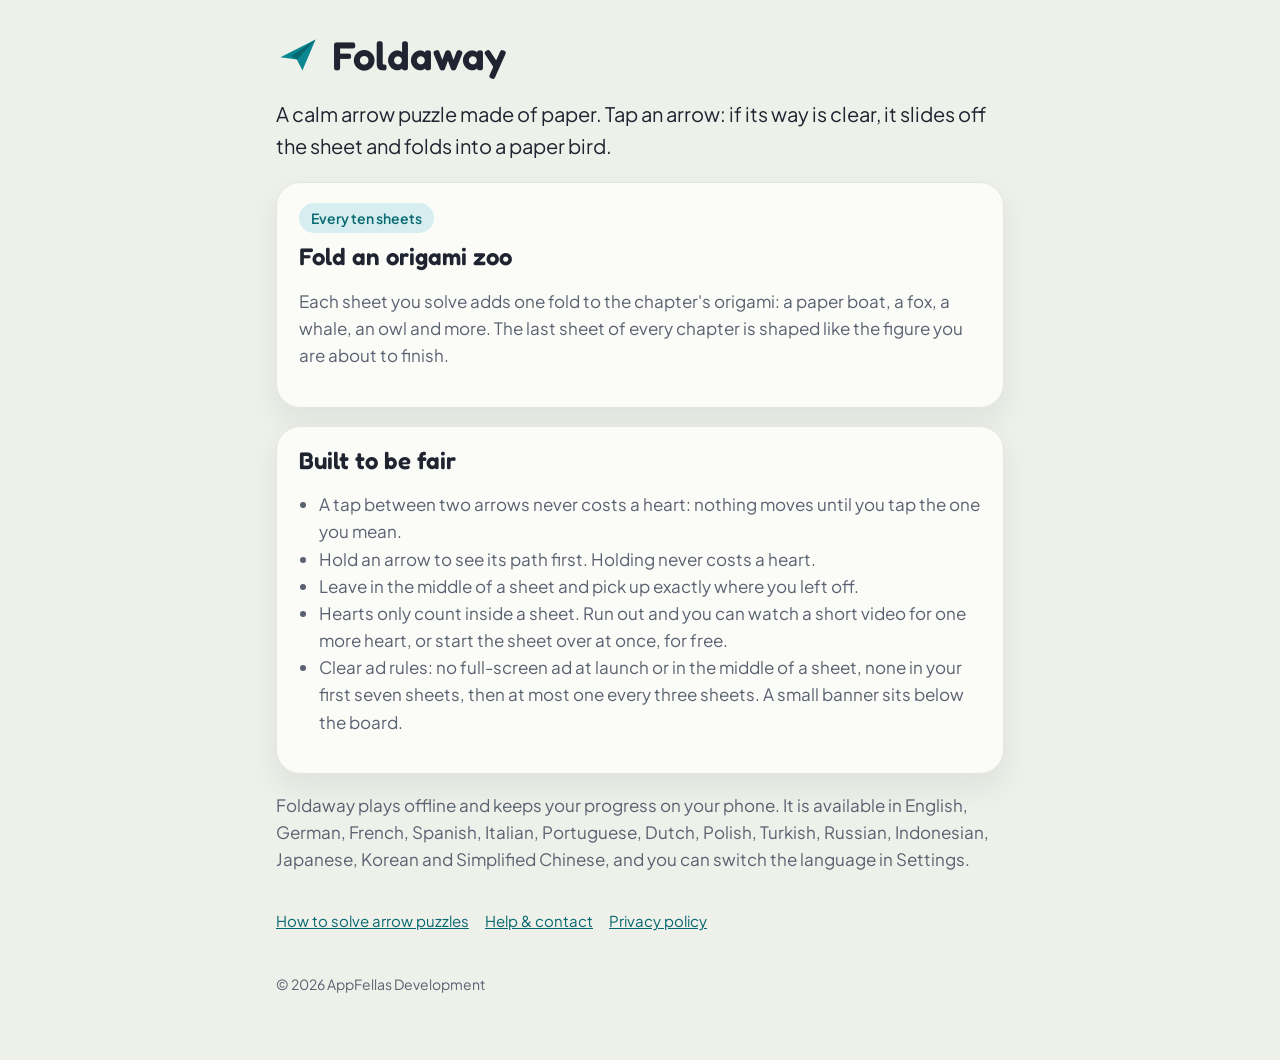
<file: index.html>
<!doctype html>
<html lang="en">
<head>
<meta charset="utf-8">
<meta name="viewport" content="width=device-width,initial-scale=1">
<title>Foldaway</title>
<meta name="description" content="Foldaway: a calm arrow puzzle made of paper. Free the arrows, fold an origami zoo.">
<link rel="preconnect" href="https://fonts.googleapis.com">
<link rel="stylesheet" href="https://fonts.googleapis.com/css2?family=Fredoka:wght@600&family=Plus+Jakarta+Sans:wght@400;600&display=swap">
<link rel="stylesheet" href="style.css">
</head>
<body>
<main>
  <header class="brand">
    <svg width="44" height="44" viewBox="0 0 40 40" aria-hidden="true"><path d="M4 22 L36 6 L24 34 L19 24 Z" fill="#0B8791"/><path d="M19 24 L36 6 L14 21 Z" fill="#086870"/></svg>
    <h1>Foldaway</h1>
  </header>
  <p class="lede">A calm arrow puzzle made of paper. Tap an arrow: if its way is clear, it slides off the sheet and folds into a paper bird.</p>

  <div class="sheet">
    <span class="tag">Every ten sheets</span>
    <h2 style="margin-top:10px">Fold an origami zoo</h2>
    <p>Each sheet you solve adds one fold to the chapter's origami: a paper boat, a fox, a whale, an owl and more. The last sheet of every chapter is shaped like the figure you are about to finish.</p>
  </div>

  <div class="sheet">
    <h2 style="margin-top:0">Built to be fair</h2>
    <ul>
      <li>A tap between two arrows never costs a heart: nothing moves until you tap the one you mean.</li>
      <li>Hold an arrow to see its path first. Holding never costs a heart.</li>
      <li>Leave in the middle of a sheet and pick up exactly where you left off.</li>
      <li>Hearts only count inside a sheet. Run out and you can watch a short video for one more heart, or start the sheet over at once, for free.</li>
      <li>Clear ad rules: no full-screen ad at launch or in the middle of a sheet, none in your first seven sheets, then at most one every three sheets. A small banner sits below the board.</li>
    </ul>
  </div>

  <p>Foldaway plays offline and keeps your progress on your phone. It is available in English, German, French, Spanish, Italian, Portuguese, Dutch, Polish, Turkish, Russian, Indonesian, Japanese, Korean and Simplified Chinese, and you can switch the language in Settings.</p>

  <nav class="pages">
    <a href="how-to-solve-arrow-puzzles.html">How to solve arrow puzzles</a>
    <a href="support.html">Help &amp; contact</a>
    <a href="privacy.html">Privacy policy</a>
  </nav>
  <footer>© 2026 AppFellas Development</footer>
</main>
</body>
</html>
</file>
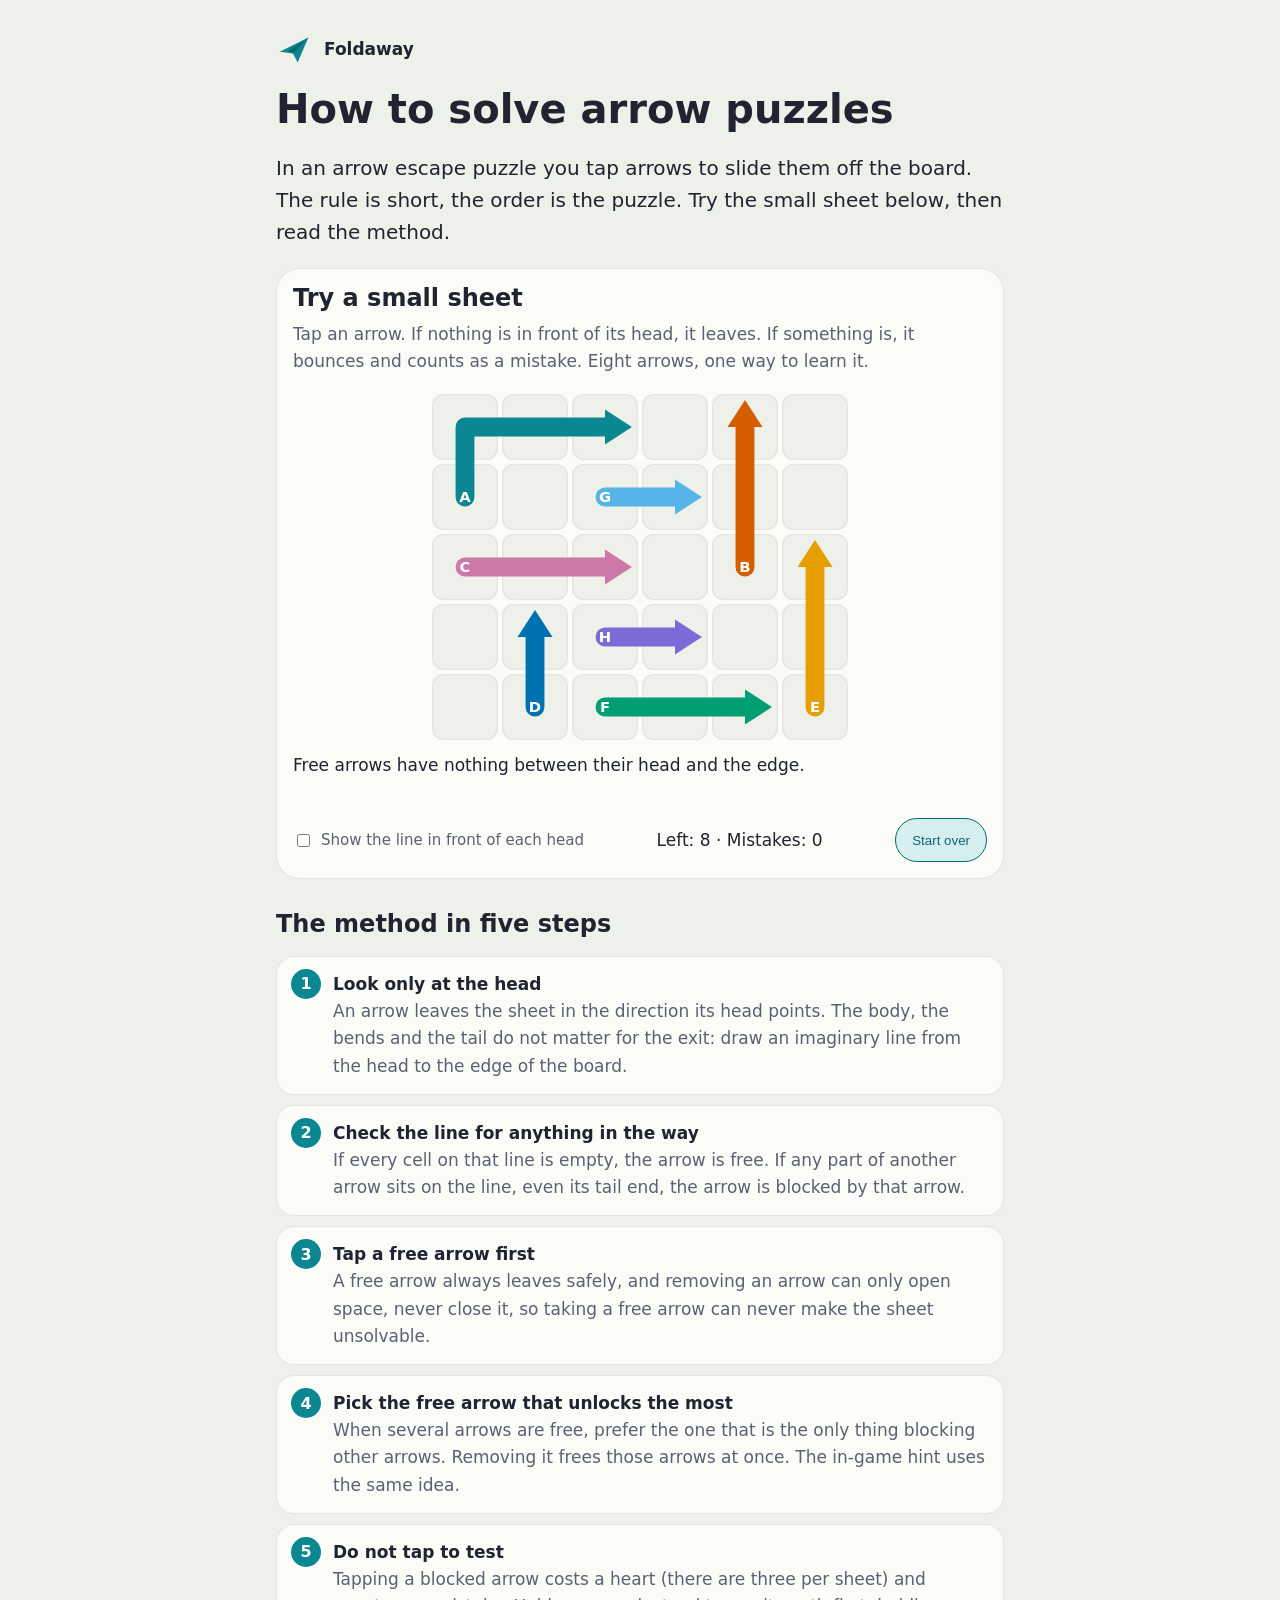
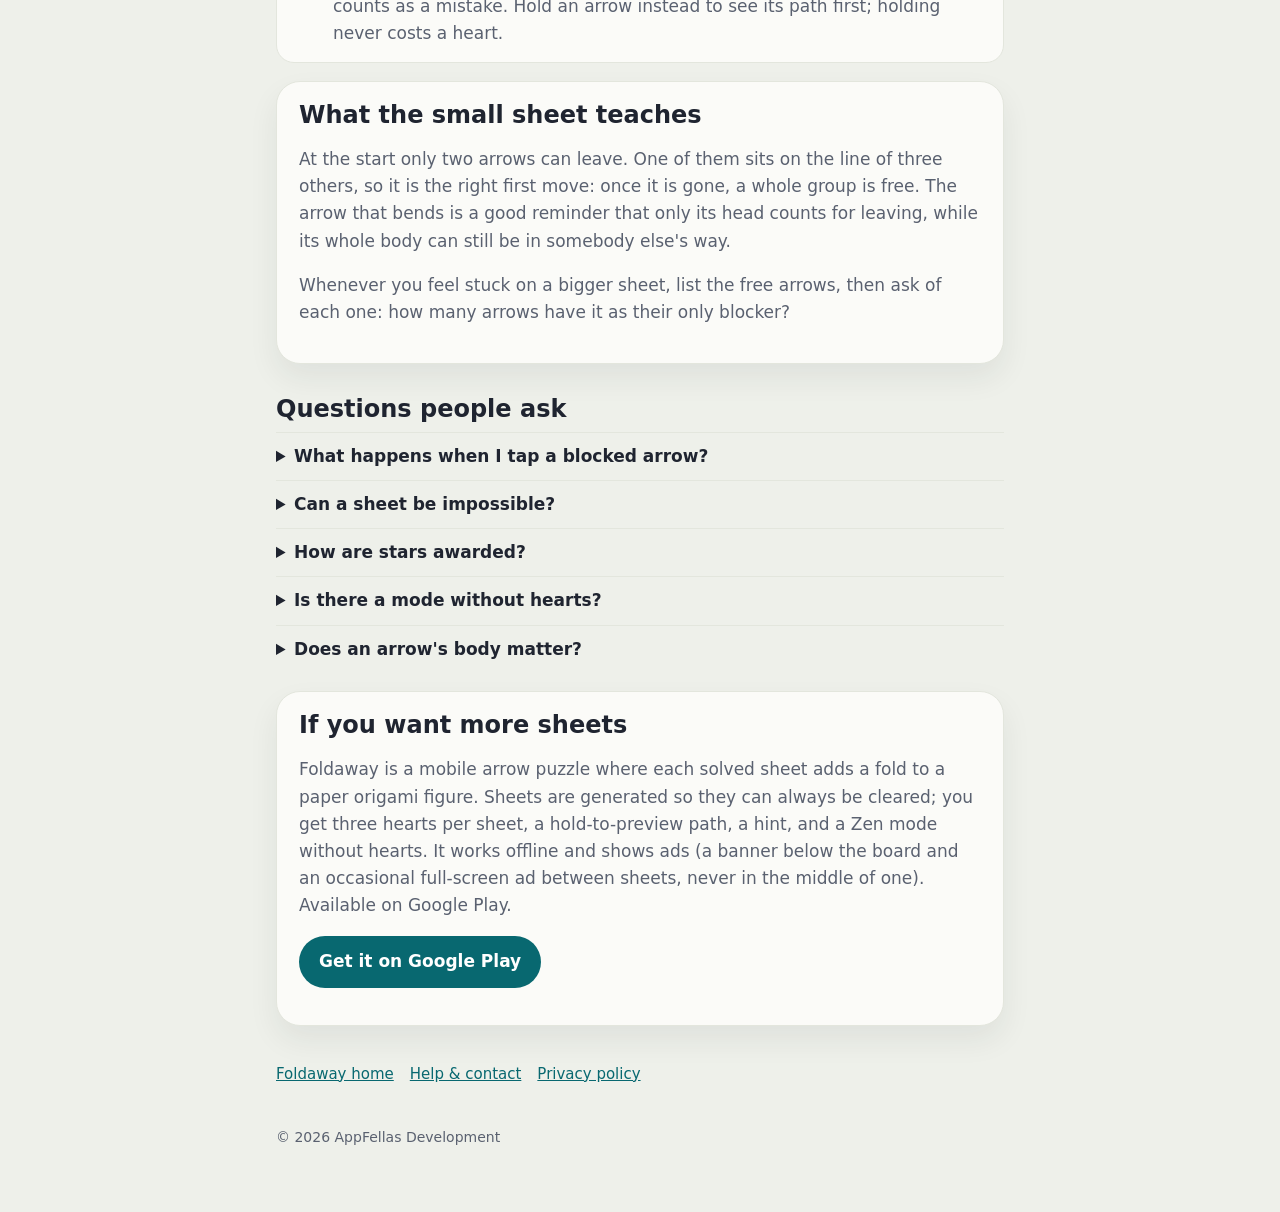
<file: how-to-solve-arrow-puzzles.html>
<!doctype html>
<html lang="en">
<head>
<meta charset="utf-8">
<meta name="viewport" content="width=device-width,initial-scale=1">
<title>How to solve arrow puzzles: a step-by-step method</title>
<meta name="description" content="How arrow escape puzzles work and how to solve them: check the line in front of each arrow head, start with free arrows and unlock the most. Includes a small puzzle you can play right on the page.">
<link rel="canonical" href="https://ibrahimbilgic.github.io/foldaway/how-to-solve-arrow-puzzles.html">
<link rel="stylesheet" href="style.css">
<style>
.demo{background:var(--sheet);border:1px solid var(--edge);border-radius:24px;padding:16px;margin:18px 0}
.demo svg{display:block;width:100%;max-width:420px;margin:0 auto;touch-action:manipulation}
.demo .cellbg{fill:var(--ground);stroke:var(--edge)}
.demo g.ar{cursor:pointer;transition:transform .45s ease-in,opacity .45s}
.demo g.ar:focus-visible{outline:3px solid var(--accent);outline-offset:2px}
.demo g.ar.gone{opacity:0;pointer-events:none}
.demo g.ar.shake{animation:sh .35s}
@keyframes sh{0%,100%{transform:translate(0,0)}25%{transform:translate(-4px,0)}75%{transform:translate(4px,0)}}
@media (prefers-reduced-motion:reduce){.demo g.ar,.demo g.ar.shake{transition:none;animation:none}}
.demo .ray{stroke:var(--ink);stroke-width:2;stroke-dasharray:3 5;opacity:.55;fill:none}
.bar{display:flex;flex-wrap:wrap;gap:10px 18px;align-items:center;justify-content:space-between;margin-top:12px}
.bar button{font:600 15px/1 inherit;padding:10px 16px;min-height:44px;border-radius:99px;border:1px solid var(--accent-deep);background:var(--accent-soft);color:var(--accent-deep);cursor:pointer}
.bar label{display:flex;align-items:center;gap:8px;font-size:15px;color:var(--ink2)}
#msg{min-height:3.2em;color:var(--ink);margin:10px 0 0}
ol.steps{padding-left:0;list-style:none;counter-reset:n}
ol.steps li{counter-increment:n;background:var(--sheet);border:1px solid var(--edge);border-radius:18px;padding:14px 16px 14px 56px;margin:10px 0;position:relative}
ol.steps li::before{content:counter(n);position:absolute;left:14px;top:12px;width:30px;height:30px;border-radius:50%;background:var(--accent);color:#fff;display:flex;align-items:center;justify-content:center;font:600 16px Fredoka,system-ui,sans-serif}
ol.steps li strong{display:block}
details{border-top:1px solid var(--edge);padding:10px 0}summary{cursor:pointer;font-weight:600;color:var(--ink)}
.btn{display:inline-block;background:var(--accent-deep);color:#fff;font-weight:600;text-decoration:none;padding:12px 20px;border-radius:99px;min-height:44px}
</style>
<script type="application/ld+json">{"@context":"https://schema.org","@type":"HowTo","name":"How to solve an arrow escape puzzle","description":"A method for clearing arrow escape puzzles by checking the line in front of each arrow head.","step":[{"@type":"HowToStep","position":1,"name":"Look only at the head","text":"An arrow leaves the sheet in the direction its head points. The body, the bends and the tail do not matter for the exit: draw an imaginary line from the head to the edge of the board."},{"@type":"HowToStep","position":2,"name":"Check the line for anything in the way","text":"If every cell on that line is empty, the arrow is free. If any part of another arrow sits on the line, even its tail end, the arrow is blocked by that arrow."},{"@type":"HowToStep","position":3,"name":"Tap a free arrow first","text":"A free arrow always leaves safely, and removing an arrow can only open space, never close it, so taking a free arrow can never make the sheet unsolvable."},{"@type":"HowToStep","position":4,"name":"Pick the free arrow that unlocks the most","text":"When several arrows are free, prefer the one that is the only thing blocking other arrows. Removing it frees those arrows at once. The in-game hint uses the same idea."},{"@type":"HowToStep","position":5,"name":"Do not tap to test","text":"Tapping a blocked arrow costs a heart (there are three per sheet) and counts as a mistake. Hold an arrow instead to see its path first; holding never costs a heart."}]}</script>
</head>
<body>
<main>
  <header class="brand"><a href="./"><svg width="36" height="36" viewBox="0 0 40 40" aria-hidden="true"><path d="M4 22 L36 6 L24 34 L19 24 Z" fill="#0B8791"/><path d="M19 24 L36 6 L14 21 Z" fill="#086870"/></svg><strong>Foldaway</strong></a></header>
  <h1 style="margin-top:18px">How to solve arrow puzzles</h1>
  <p class="lede">In an arrow escape puzzle you tap arrows to slide them off the board. The rule is short, the order is the puzzle. Try the small sheet below, then read the method.</p>

  <section class="demo" aria-labelledby="dh">
    <h2 id="dh" style="margin-top:0">Try a small sheet</h2>
    <p style="margin-top:0">Tap an arrow. If nothing is in front of its head, it leaves. If something is, it bounces and counts as a mistake. Eight arrows, one way to learn it.</p>
    <svg id="b" viewBox="0 0 312 260" role="group" aria-label="Arrow puzzle board, 6 by 5"></svg>
    <p id="msg" role="status" aria-live="polite">Free arrows have nothing between their head and the edge.</p>
    <div class="bar"><label><input type="checkbox" id="rays"> Show the line in front of each head</label><span id="cnt"></span><button id="reset" type="button">Start over</button></div>
  </section>

  <h2>The method in five steps</h2>
  <ol class="steps">
  <li><strong>Look only at the head</strong>An arrow leaves the sheet in the direction its head points. The body, the bends and the tail do not matter for the exit: draw an imaginary line from the head to the edge of the board.</li>
  <li><strong>Check the line for anything in the way</strong>If every cell on that line is empty, the arrow is free. If any part of another arrow sits on the line, even its tail end, the arrow is blocked by that arrow.</li>
  <li><strong>Tap a free arrow first</strong>A free arrow always leaves safely, and removing an arrow can only open space, never close it, so taking a free arrow can never make the sheet unsolvable.</li>
  <li><strong>Pick the free arrow that unlocks the most</strong>When several arrows are free, prefer the one that is the only thing blocking other arrows. Removing it frees those arrows at once. The in-game hint uses the same idea.</li>
  <li><strong>Do not tap to test</strong>Tapping a blocked arrow costs a heart (there are three per sheet) and counts as a mistake. Hold an arrow instead to see its path first; holding never costs a heart.</li>
  </ol>

  <div class="sheet">
    <h2 style="margin-top:0">What the small sheet teaches</h2>
    <p>At the start only two arrows can leave. One of them sits on the line of three others, so it is the right first move: once it is gone, a whole group is free. The arrow that bends is a good reminder that only its head counts for leaving, while its whole body can still be in somebody else's way.</p>
    <p>Whenever you feel stuck on a bigger sheet, list the free arrows, then ask of each one: how many arrows have it as their only blocker?</p>
  </div>

  <h2>Questions people ask</h2>
  <details><summary>What happens when I tap a blocked arrow?</summary><p>The arrow slides up to the first thing in its way and bounces back. It counts as a mistake and, in the normal mode, one of your three hearts is spent.</p></details>
  <details><summary>Can a sheet be impossible?</summary><p>No. Every sheet is generated by building it backwards from an empty board, so a way to clear it always exists. If nothing looks free, re-check the line from each arrow head to the edge.</p></details>
  <details><summary>How are stars awarded?</summary><p>A sheet with no mistakes earns 3 stars, one mistake 2 stars, and more than that 1 star.</p></details>
  <details><summary>Is there a mode without hearts?</summary><p>Yes. Zen mode has no hearts; it only counts your mistakes.</p></details>
  <details><summary>Does an arrow's body matter?</summary><p>Only as an obstacle for other arrows. For whether an arrow itself can leave, only the cell in front of its head and the cells beyond it matter.</p></details>

  <div class="sheet">
    <h2 style="margin-top:0">If you want more sheets</h2>
    <p>Foldaway is a mobile arrow puzzle where each solved sheet adds a fold to a paper origami figure. Sheets are generated so they can always be cleared; you get three hearts per sheet, a hold-to-preview path, a hint, and a Zen mode without hearts. It works offline and shows ads (a banner below the board and an occasional full-screen ad between sheets, never in the middle of one). Available on Google Play.</p>
    <p><a class="btn" href="https://play.google.com/store/apps/details?id=com.appfellas.foldaway&referrer=utm_source%3Dweb%26utm_medium%3Drules_page%26utm_campaign%3Dorganic">Get it on Google Play</a></p>
  </div>

  <nav class="pages"><a href="./">Foldaway home</a><a href="support.html">Help &amp; contact</a><a href="privacy.html">Privacy policy</a></nav>
  <footer>&copy; 2026 AppFellas Development</footer>
</main>
<script>
// Port of Foldaway src/engine geometry.firstBlocker / game.tap semantics (ray from head to edge, first occupied cell blocks)
var W=6,H=5;
var V={up:[0,-1],down:[0,1],left:[-1,0],right:[1,0]};
var ARROWS=[
 {id:0,name:'A',dir:'right',cells:[[0,1],[0,0],[1,0],[2,0]]},
 {id:1,name:'B',dir:'up',cells:[[4,2],[4,1],[4,0]]},
 {id:2,name:'C',dir:'right',cells:[[0,2],[1,2],[2,2]]},
 {id:3,name:'D',dir:'up',cells:[[1,4],[1,3]]},
 {id:4,name:'E',dir:'up',cells:[[5,4],[5,3],[5,2]]},
 {id:5,name:'F',dir:'right',cells:[[2,4],[3,4],[4,4]]},
 {id:6,name:'G',dir:'right',cells:[[2,1],[3,1]]},
 {id:7,name:'H',dir:'right',cells:[[2,3],[3,3]]}
];
function grid(alive){var g=[];for(var i=0;i<W*H;i++)g.push(-1);ARROWS.forEach(function(a){if(!alive[a.id])return;a.cells.forEach(function(c){g[c[1]*W+c[0]]=a.id;});});return g;}
function blocker(alive,a){
  var g=grid(alive),h=a.cells[a.cells.length-1],v=V[a.dir],x=h[0]+v[0],y=h[1]+v[1];
  while(x>=0&&y>=0&&x<W&&y<H){var id=g[y*W+x];if(id!==-1)return id;x+=v[0];y+=v[1];}
  return null;
}
function rayOf(a){var h=a.cells[a.cells.length-1],v=V[a.dir],x=h[0]+v[0],y=h[1]+v[1],o=[];while(x>=0&&y>=0&&x<W&&y<H){o.push([x,y]);x+=v[0];y+=v[1];}return o;}
if(typeof module!=='undefined')module.exports={ARROWS:ARROWS,W:W,H:H,blocker:blocker,rayOf:rayOf};

(function(){
  var S=52,PAD=0,NS='http://www.w3.org/2000/svg';
  var COL=['#0B8791','#D55E00','#CC79A7','#0072B2','#E69F00','#009E73','#56B4E9','#7A6BD6'];
  var svg=document.getElementById('b'),msg=document.getElementById('msg'),cnt=document.getElementById('cnt');
  var alive,mistakes,done;
  function el(n,a,p){var e=document.createElementNS(NS,n);for(var k in a)e.setAttribute(k,a[k]);if(p)p.appendChild(e);return e;}
  function c(v){return v*S+S/2;}
  function build(){
    svg.innerHTML='';alive=ARROWS.map(function(){return true;});mistakes=0;done=false;
    for(var y=0;y<H;y++)for(var x=0;x<W;x++)el('rect',{x:x*S+2,y:y*S+2,width:S-4,height:S-4,rx:8,'class':'cellbg'},svg);
    var rays=el('g',{id:'raysg',style:'display:none'},svg);
    ARROWS.forEach(function(a){var r=rayOf(a);if(!r.length)return;var h=a.cells[a.cells.length-1];var l=r[r.length-1];el('line',{x1:c(h[0]),y1:c(h[1]),x2:c(l[0]),y2:c(l[1]),'class':'ray'},rays);});
    ARROWS.forEach(function(a){
      var g=el('g',{'class':'ar',id:'a'+a.id,tabindex:0,role:'button','aria-label':'Arrow '+a.name+', pointing '+a.dir},svg);
      var pts=a.cells.map(function(p){return c(p[0])+','+c(p[1]);}).join(' ');
      el('polyline',{points:pts,fill:'none',stroke:COL[a.id],'stroke-width':14,'stroke-linecap':'round','stroke-linejoin':'round'},g);
      var h=a.cells[a.cells.length-1],v=V[a.dir],hx=c(h[0]),hy=c(h[1]),px=-v[1],py=v[0];
      var tip=[hx+v[0]*20,hy+v[1]*20],b1=[hx+px*13,hy+py*13],b2=[hx-px*13,hy-py*13];
      el('polygon',{points:tip.join(',')+' '+b1.join(',')+' '+b2.join(','),fill:COL[a.id]},g);
      el('text',{x:c(a.cells[0][0]),y:c(a.cells[0][1])+4,'text-anchor':'middle','font-size':11,'font-weight':700,fill:'#fff','pointer-events':'none'},g).textContent=a.name;
      g.addEventListener('click',function(){tap(a);});
      g.addEventListener('keydown',function(e){if(e.key==='Enter'||e.key===' '){e.preventDefault();tap(a);}});
    });
    update();
  }
  function left(){return alive.filter(Boolean).length;}
  function update(){cnt.textContent='Left: '+left()+' · Mistakes: '+mistakes;}
  function tap(a){
    if(done||!alive[a.id])return;
    var g=document.getElementById('a'+a.id),b=blocker(alive,a);
    if(b===null){
      alive[a.id]=false;var v=V[a.dir];g.style.transform='translate('+v[0]*400+'px,'+v[1]*400+'px)';g.classList.add('gone');
      var n=left();
      if(n===0){done=true;var stars=mistakes===0?3:mistakes===1?2:1;msg.textContent='Sheet cleared with '+mistakes+' mistake'+(mistakes===1?'':'s')+': '+stars+' star'+(stars===1?'':'s')+'. Press "Start over" to try for a cleaner run.';}
      else msg.textContent='Arrow '+a.name+' slid off. '+n+' left.';
    }else{
      mistakes++;g.classList.remove('shake');void g.getBoundingClientRect();g.classList.add('shake');
      msg.textContent='Arrow '+a.name+' is blocked by arrow '+ARROWS[b].name+'. In the app that would cost a heart.';
    }
    update();
  }
  document.getElementById('reset').addEventListener('click',function(){msg.textContent='Free arrows have nothing between their head and the edge.';build();document.getElementById('rays').dispatchEvent(new Event('change'));});
  document.getElementById('rays').addEventListener('change',function(e){document.getElementById('raysg').style.display=document.getElementById('rays').checked?'':'none';});
  build();
})();
</script>
</body>
</html>
</file>
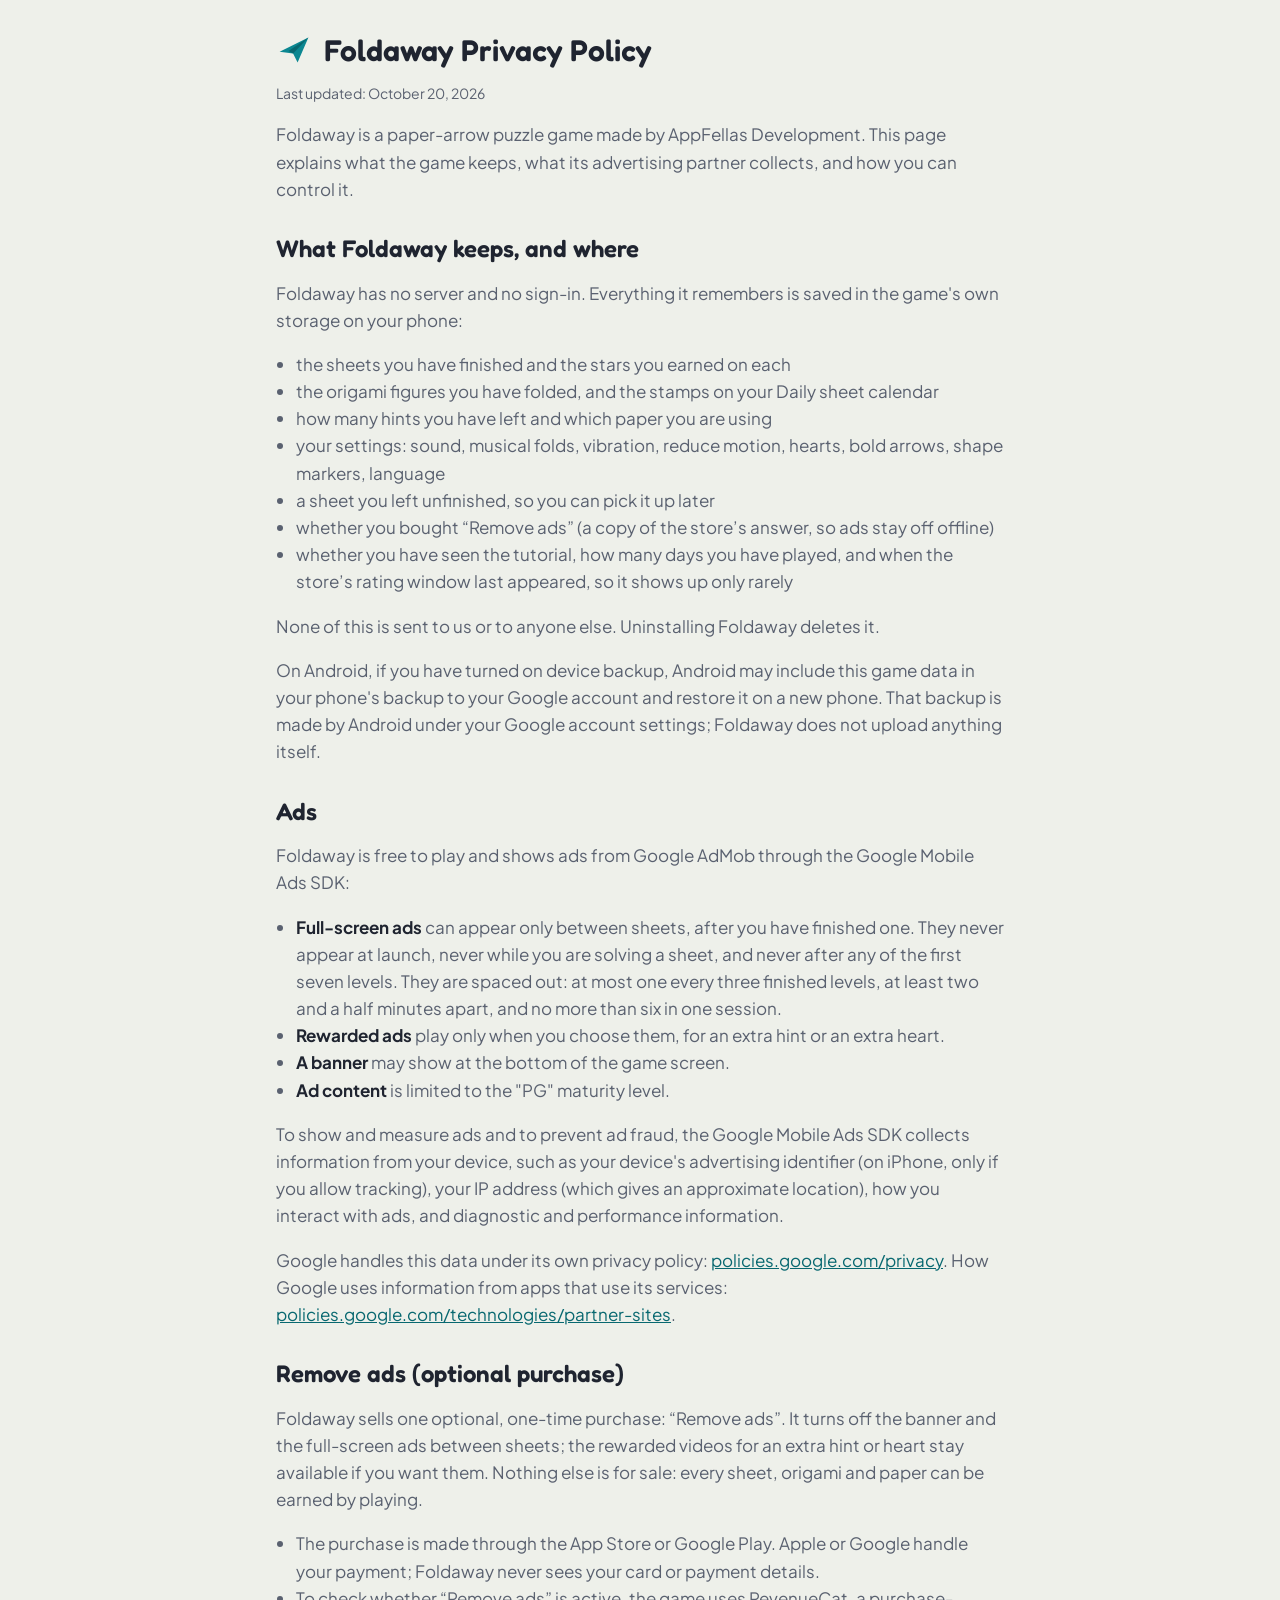
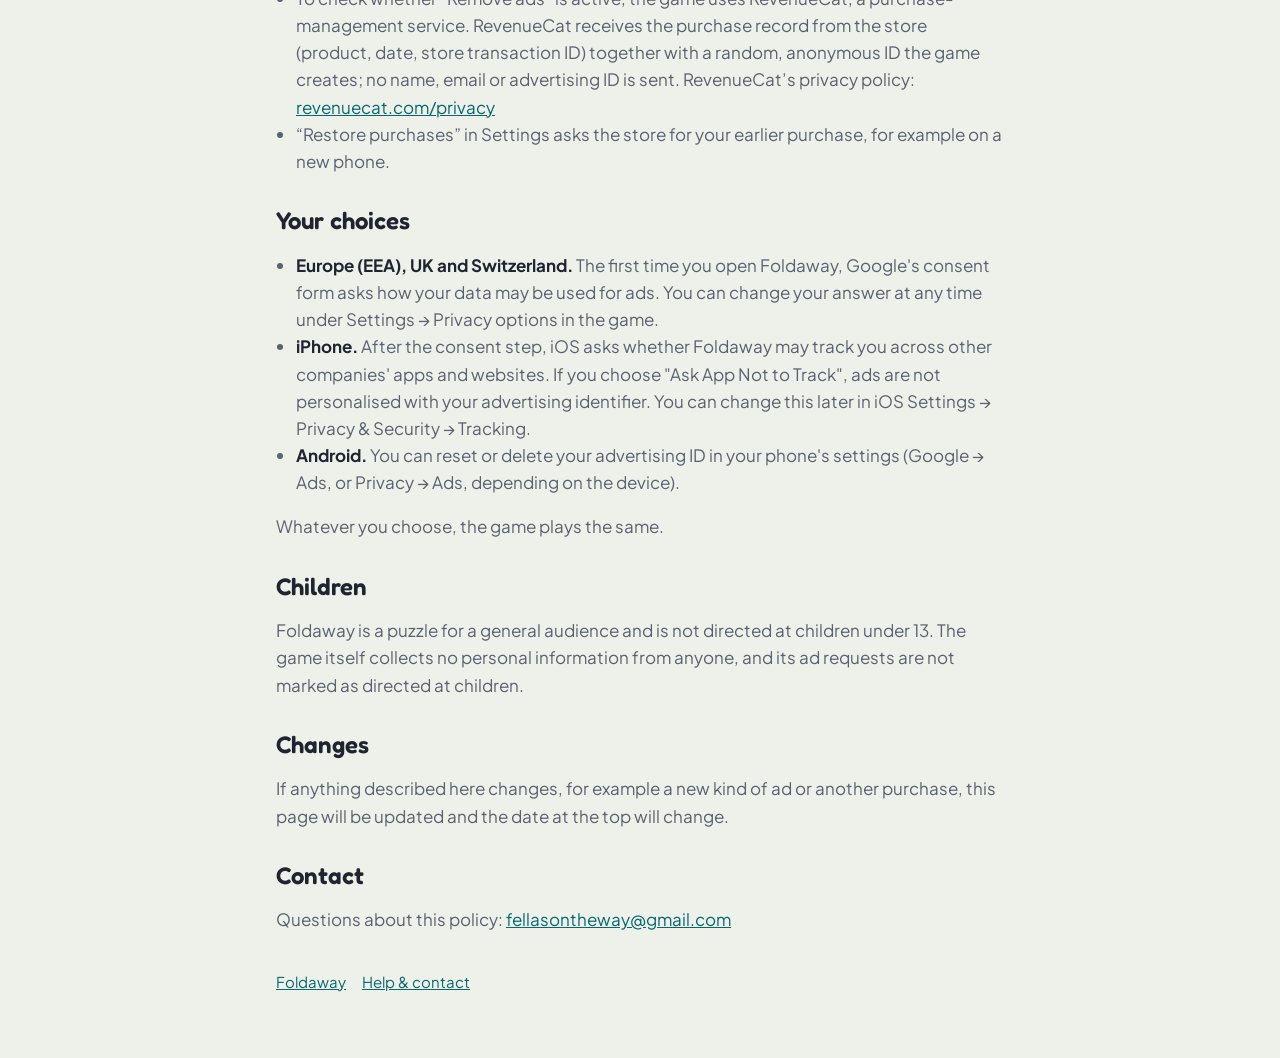
<file: privacy.html>
<!doctype html>
<html lang="en">
<head>
<meta charset="utf-8">
<meta name="viewport" content="width=device-width,initial-scale=1">
<title>Foldaway Privacy Policy</title>
<link rel="preconnect" href="https://fonts.googleapis.com">
<link rel="stylesheet" href="https://fonts.googleapis.com/css2?family=Fredoka:wght@600&family=Plus+Jakarta+Sans:wght@400;600&display=swap">
<link rel="stylesheet" href="style.css">
</head>
<body>
<!-- Source: docs/yasal/privacy-policy.md in the app repository. -->
<main>
  <header class="brand"><a href="index.html">
    <svg width="36" height="36" viewBox="0 0 40 40" aria-hidden="true"><path d="M4 22 L36 6 L24 34 L19 24 Z" fill="#0B8791"/><path d="M19 24 L36 6 L14 21 Z" fill="#086870"/></svg>
    <h1 style="font-size:30px">Foldaway Privacy Policy</h1>
  </a></header>
  <p class="updated">Last updated: October 20, 2026</p>
  <p>Foldaway is a paper-arrow puzzle game made by AppFellas Development. This page explains what the game keeps, what its advertising partner collects, and how you can control it.</p>

  <h2>What Foldaway keeps, and where</h2>
  <p>Foldaway has no server and no sign-in. Everything it remembers is saved in the game's own storage on your phone:</p>
  <ul>
    <li>the sheets you have finished and the stars you earned on each</li>
    <li>the origami figures you have folded, and the stamps on your Daily sheet calendar</li>
    <li>how many hints you have left and which paper you are using</li>
    <li>your settings: sound, musical folds, vibration, reduce motion, hearts, bold arrows, shape markers, language</li>
    <li>a sheet you left unfinished, so you can pick it up later</li>
    <li>whether you bought &#8220;Remove ads&#8221; (a copy of the store&#8217;s answer, so ads stay off offline)</li>
    <li>whether you have seen the tutorial, how many days you have played, and when the store&#8217;s rating window last appeared, so it shows up only rarely</li>
  </ul>
  <p>None of this is sent to us or to anyone else. Uninstalling Foldaway deletes it.</p>
  <p>On Android, if you have turned on device backup, Android may include this game data in your phone's backup to your Google account and restore it on a new phone. That backup is made by Android under your Google account settings; Foldaway does not upload anything itself.</p>

  <h2>Ads</h2>
  <p>Foldaway is free to play and shows ads from Google AdMob through the Google Mobile Ads SDK:</p>
  <ul>
    <li><strong>Full-screen ads</strong> can appear only between sheets, after you have finished one. They never appear at launch, never while you are solving a sheet, and never after any of the first seven levels. They are spaced out: at most one every three finished levels, at least two and a half minutes apart, and no more than six in one session.</li>
    <li><strong>Rewarded ads</strong> play only when you choose them, for an extra hint or an extra heart.</li>
    <li><strong>A banner</strong> may show at the bottom of the game screen.</li>
    <li><strong>Ad content</strong> is limited to the "PG" maturity level.</li>
  </ul>
  <p>To show and measure ads and to prevent ad fraud, the Google Mobile Ads SDK collects information from your device, such as your device's advertising identifier (on iPhone, only if you allow tracking), your IP address (which gives an approximate location), how you interact with ads, and diagnostic and performance information.</p>
  <p>Google handles this data under its own privacy policy: <a href="https://policies.google.com/privacy">policies.google.com/privacy</a>. How Google uses information from apps that use its services: <a href="https://policies.google.com/technologies/partner-sites">policies.google.com/technologies/partner-sites</a>.</p>

  <h2>Remove ads (optional purchase)</h2>
  <p>Foldaway sells one optional, one-time purchase: &#8220;Remove ads&#8221;. It turns off the banner and the full-screen ads between sheets; the rewarded videos for an extra hint or heart stay available if you want them. Nothing else is for sale: every sheet, origami and paper can be earned by playing.</p>
  <ul>
    <li>The purchase is made through the App Store or Google Play. Apple or Google handle your payment; Foldaway never sees your card or payment details.</li>
    <li>To check whether &#8220;Remove ads&#8221; is active, the game uses RevenueCat, a purchase-management service. RevenueCat receives the purchase record from the store (product, date, store transaction ID) together with a random, anonymous ID the game creates; no name, email or advertising ID is sent. RevenueCat&#8217;s privacy policy: <a href="https://www.revenuecat.com/privacy">revenuecat.com/privacy</a></li>
    <li>&#8220;Restore purchases&#8221; in Settings asks the store for your earlier purchase, for example on a new phone.</li>
  </ul>

  <h2>Your choices</h2>
  <ul>
    <li><strong>Europe (EEA), UK and Switzerland.</strong> The first time you open Foldaway, Google's consent form asks how your data may be used for ads. You can change your answer at any time under Settings → Privacy options in the game.</li>
    <li><strong>iPhone.</strong> After the consent step, iOS asks whether Foldaway may track you across other companies' apps and websites. If you choose "Ask App Not to Track", ads are not personalised with your advertising identifier. You can change this later in iOS Settings → Privacy &amp; Security → Tracking.</li>
    <li><strong>Android.</strong> You can reset or delete your advertising ID in your phone's settings (Google → Ads, or Privacy → Ads, depending on the device).</li>
  </ul>
  <p>Whatever you choose, the game plays the same.</p>

  <h2>Children</h2>
  <p>Foldaway is a puzzle for a general audience and is not directed at children under 13. The game itself collects no personal information from anyone, and its ad requests are not marked as directed at children.</p>

  <h2>Changes</h2>
  <p>If anything described here changes, for example a new kind of ad or another purchase, this page will be updated and the date at the top will change.</p>

  <h2>Contact</h2>
  <p>Questions about this policy: <a href="mailto:fellasontheway@gmail.com">fellasontheway@gmail.com</a></p>

  <nav class="pages"><a href="index.html">Foldaway</a><a href="support.html">Help &amp; contact</a></nav>
</main>
</body>
</html>
</file>
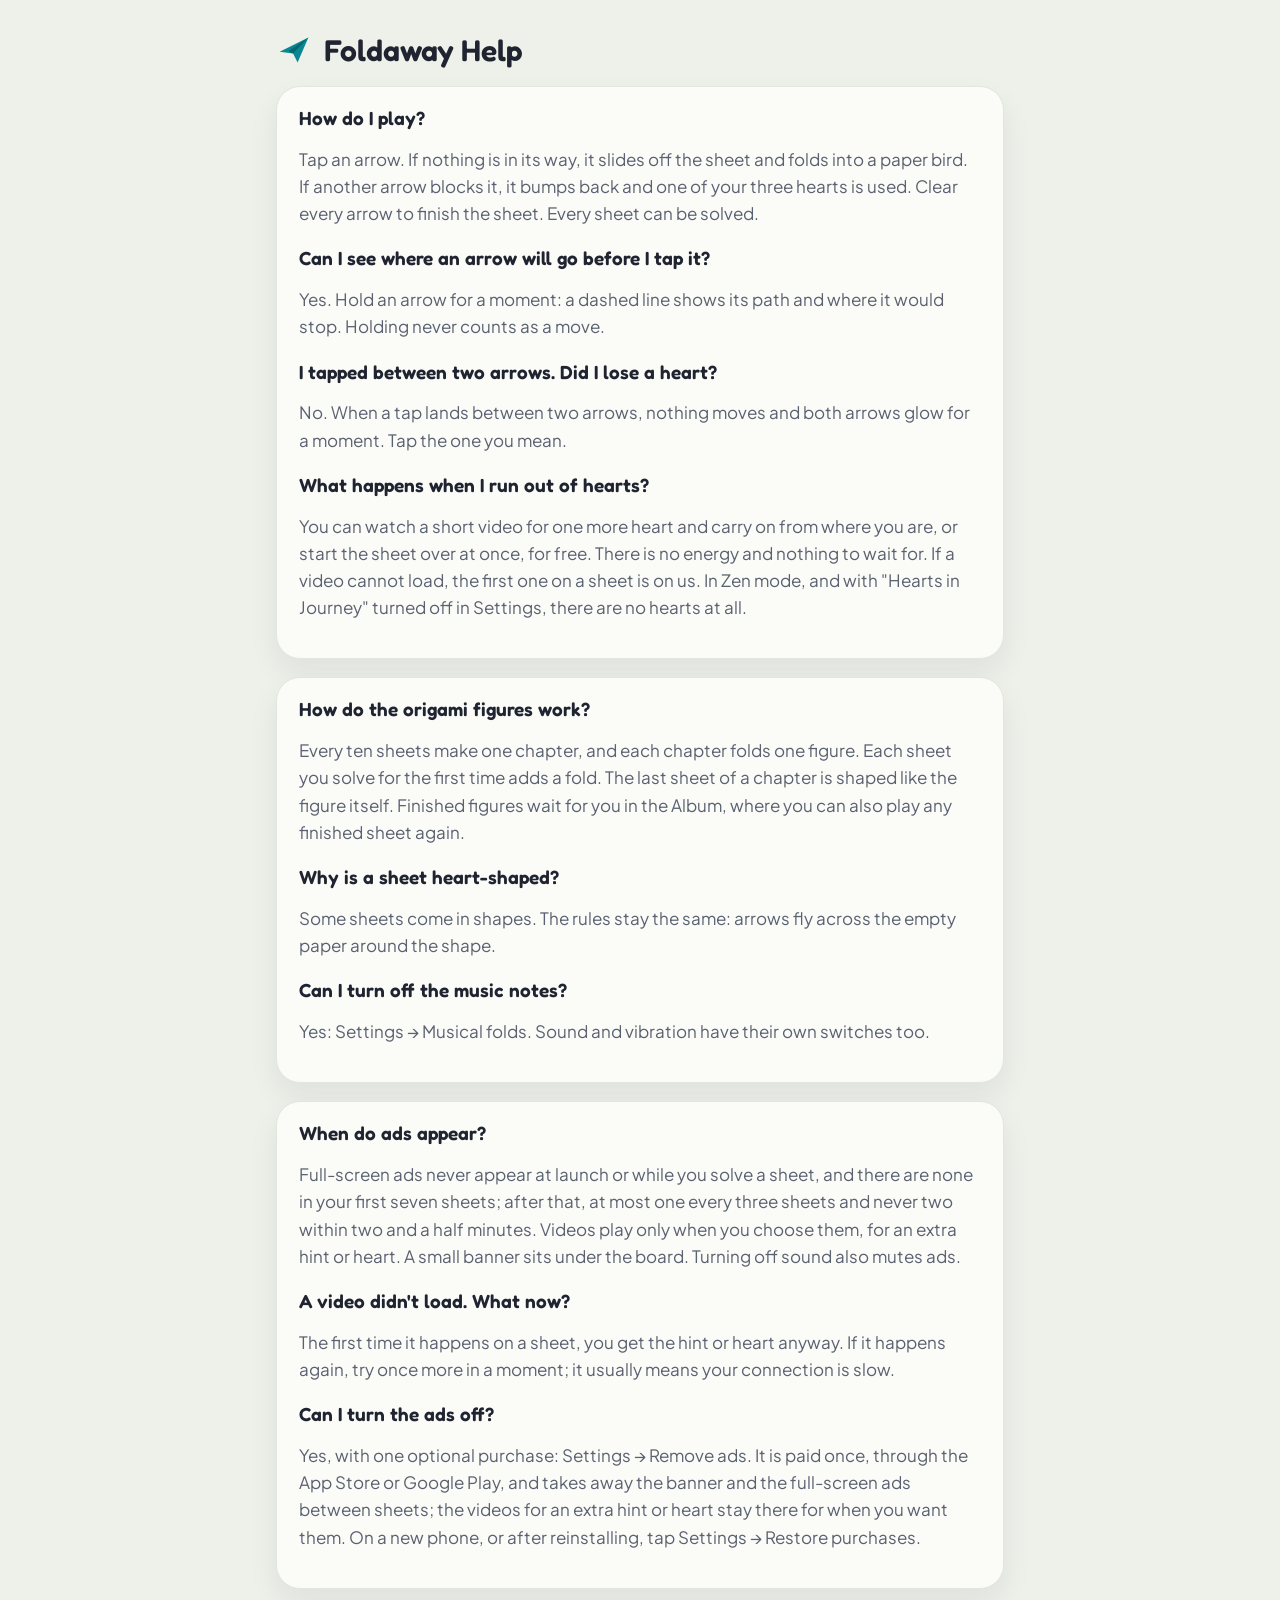
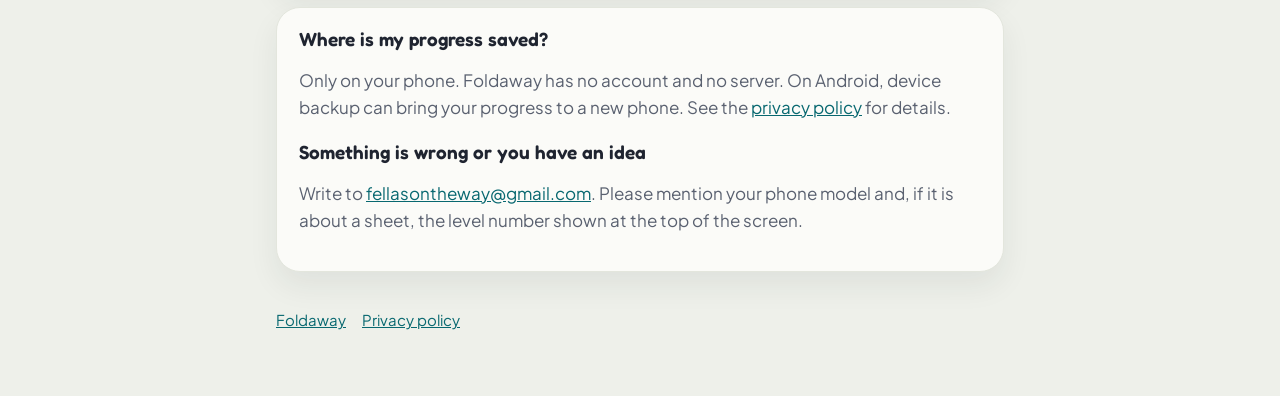
<file: support.html>
<!doctype html>
<html lang="en">
<head>
<meta charset="utf-8">
<meta name="viewport" content="width=device-width,initial-scale=1">
<title>Foldaway Help</title>
<link rel="preconnect" href="https://fonts.googleapis.com">
<link rel="stylesheet" href="https://fonts.googleapis.com/css2?family=Fredoka:wght@600&family=Plus+Jakarta+Sans:wght@400;600&display=swap">
<link rel="stylesheet" href="style.css">
</head>
<body>
<!-- Every answer matches the game's code (docs/MAGAZA.md in the app repository). -->
<main>
  <header class="brand"><a href="index.html">
    <svg width="36" height="36" viewBox="0 0 40 40" aria-hidden="true"><path d="M4 22 L36 6 L24 34 L19 24 Z" fill="#0B8791"/><path d="M19 24 L36 6 L14 21 Z" fill="#086870"/></svg>
    <h1 style="font-size:30px">Foldaway Help</h1>
  </a></header>

  <div class="sheet">
    <h3 style="margin-top:0">How do I play?</h3>
    <p>Tap an arrow. If nothing is in its way, it slides off the sheet and folds into a paper bird. If another arrow blocks it, it bumps back and one of your three hearts is used. Clear every arrow to finish the sheet. Every sheet can be solved.</p>
    <h3>Can I see where an arrow will go before I tap it?</h3>
    <p>Yes. Hold an arrow for a moment: a dashed line shows its path and where it would stop. Holding never counts as a move.</p>
    <h3>I tapped between two arrows. Did I lose a heart?</h3>
    <p>No. When a tap lands between two arrows, nothing moves and both arrows glow for a moment. Tap the one you mean.</p>
    <h3>What happens when I run out of hearts?</h3>
    <p>You can watch a short video for one more heart and carry on from where you are, or start the sheet over at once, for free. There is no energy and nothing to wait for. If a video cannot load, the first one on a sheet is on us. In Zen mode, and with "Hearts in Journey" turned off in Settings, there are no hearts at all.</p>
  </div>

  <div class="sheet">
    <h3 style="margin-top:0">How do the origami figures work?</h3>
    <p>Every ten sheets make one chapter, and each chapter folds one figure. Each sheet you solve for the first time adds a fold. The last sheet of a chapter is shaped like the figure itself. Finished figures wait for you in the Album, where you can also play any finished sheet again.</p>
    <h3>Why is a sheet heart-shaped?</h3>
    <p>Some sheets come in shapes. The rules stay the same: arrows fly across the empty paper around the shape.</p>
    <h3>Can I turn off the music notes?</h3>
    <p>Yes: Settings → Musical folds. Sound and vibration have their own switches too.</p>
  </div>

  <div class="sheet">
    <h3 style="margin-top:0">When do ads appear?</h3>
    <p>Full-screen ads never appear at launch or while you solve a sheet, and there are none in your first seven sheets; after that, at most one every three sheets and never two within two and a half minutes. Videos play only when you choose them, for an extra hint or heart. A small banner sits under the board. Turning off sound also mutes ads.</p>
    <h3>A video didn't load. What now?</h3>
    <p>The first time it happens on a sheet, you get the hint or heart anyway. If it happens again, try once more in a moment; it usually means your connection is slow.</p>
    <h3>Can I turn the ads off?</h3>
    <p>Yes, with one optional purchase: Settings → Remove ads. It is paid once, through the App Store or Google Play, and takes away the banner and the full-screen ads between sheets; the videos for an extra hint or heart stay there for when you want them. On a new phone, or after reinstalling, tap Settings → Restore purchases.</p>
  </div>

  <div class="sheet">
    <h3 style="margin-top:0">Where is my progress saved?</h3>
    <p>Only on your phone. Foldaway has no account and no server. On Android, device backup can bring your progress to a new phone. See the <a href="privacy.html">privacy policy</a> for details.</p>
    <h3>Something is wrong or you have an idea</h3>
    <p>Write to <a href="mailto:fellasontheway@gmail.com">fellasontheway@gmail.com</a>. Please mention your phone model and, if it is about a sheet, the level number shown at the top of the screen.</p>
  </div>

  <nav class="pages"><a href="index.html">Foldaway</a><a href="privacy.html">Privacy policy</a></nav>
</main>
</body>
</html>
</file>
<file: style.css>
/* Foldaway pages: the game's rice paper, kingfisher teal accent, Fredoka headings. */
:root {
  --ground: #eef0ea;
  --sheet: #fbfbf8;
  --edge: #e3e6dd;
  --ink: #1f2430;
  --ink2: #5a6170;
  --accent: #0b8791;
  --accent-deep: #086870;
  --accent-soft: #d6eeef;
}
@media (prefers-color-scheme: dark) {
  :root {
    --ground: #16181d;
    --sheet: #20232a;
    --edge: #30343d;
    --ink: #eef0ea;
    --ink2: #a9afba;
    --accent: #4fc3cb;
    --accent-deep: #2c8f97;
    --accent-soft: #173a3d;
  }
}
* { box-sizing: border-box; }
html { background: var(--ground); }
body {
  margin: 0;
  background: var(--ground);
  color: var(--ink);
  font: 17px/1.6 "Plus Jakarta Sans", system-ui, -apple-system, "Segoe UI", sans-serif;
}
main { max-width: 760px; margin: 0 auto; padding: 32px 16px 64px; }
header.brand { display: flex; align-items: center; gap: 12px; margin-bottom: 8px; }
header.brand a { display: flex; align-items: center; gap: 12px; color: inherit; text-decoration: none; }
h1, h2, h3 { font-family: Fredoka, system-ui, sans-serif; font-weight: 600; line-height: 1.15; }
h1 { font-size: 40px; margin: 0; }
h2 { font-size: 24px; margin: 32px 0 8px; }
h3 { font-size: 19px; margin: 20px 0 4px; }
p, li { color: var(--ink2); }
strong { color: var(--ink); }
a { color: var(--accent-deep); }
@media (prefers-color-scheme: dark) { a { color: var(--accent); } }
.sheet {
  background: var(--sheet);
  border: 1px solid var(--edge);
  border-radius: 24px;
  padding: 20px 22px;
  margin: 18px 0;
  box-shadow: 0 14px 30px rgba(31, 36, 48, 0.07);
}
.tag { display: inline-block; background: var(--accent-soft); color: var(--accent-deep); border-radius: 99px; padding: 4px 12px; font-size: 14px; font-weight: 600; }
.lede { font-size: 20px; color: var(--ink); }
ul { padding-left: 20px; }
nav.pages { display: flex; flex-wrap: wrap; gap: 8px 16px; margin: 36px 0 0; font-size: 15px; }
footer { margin-top: 40px; font-size: 14px; color: var(--ink2); }
.updated { font-size: 14px; }
</file>
